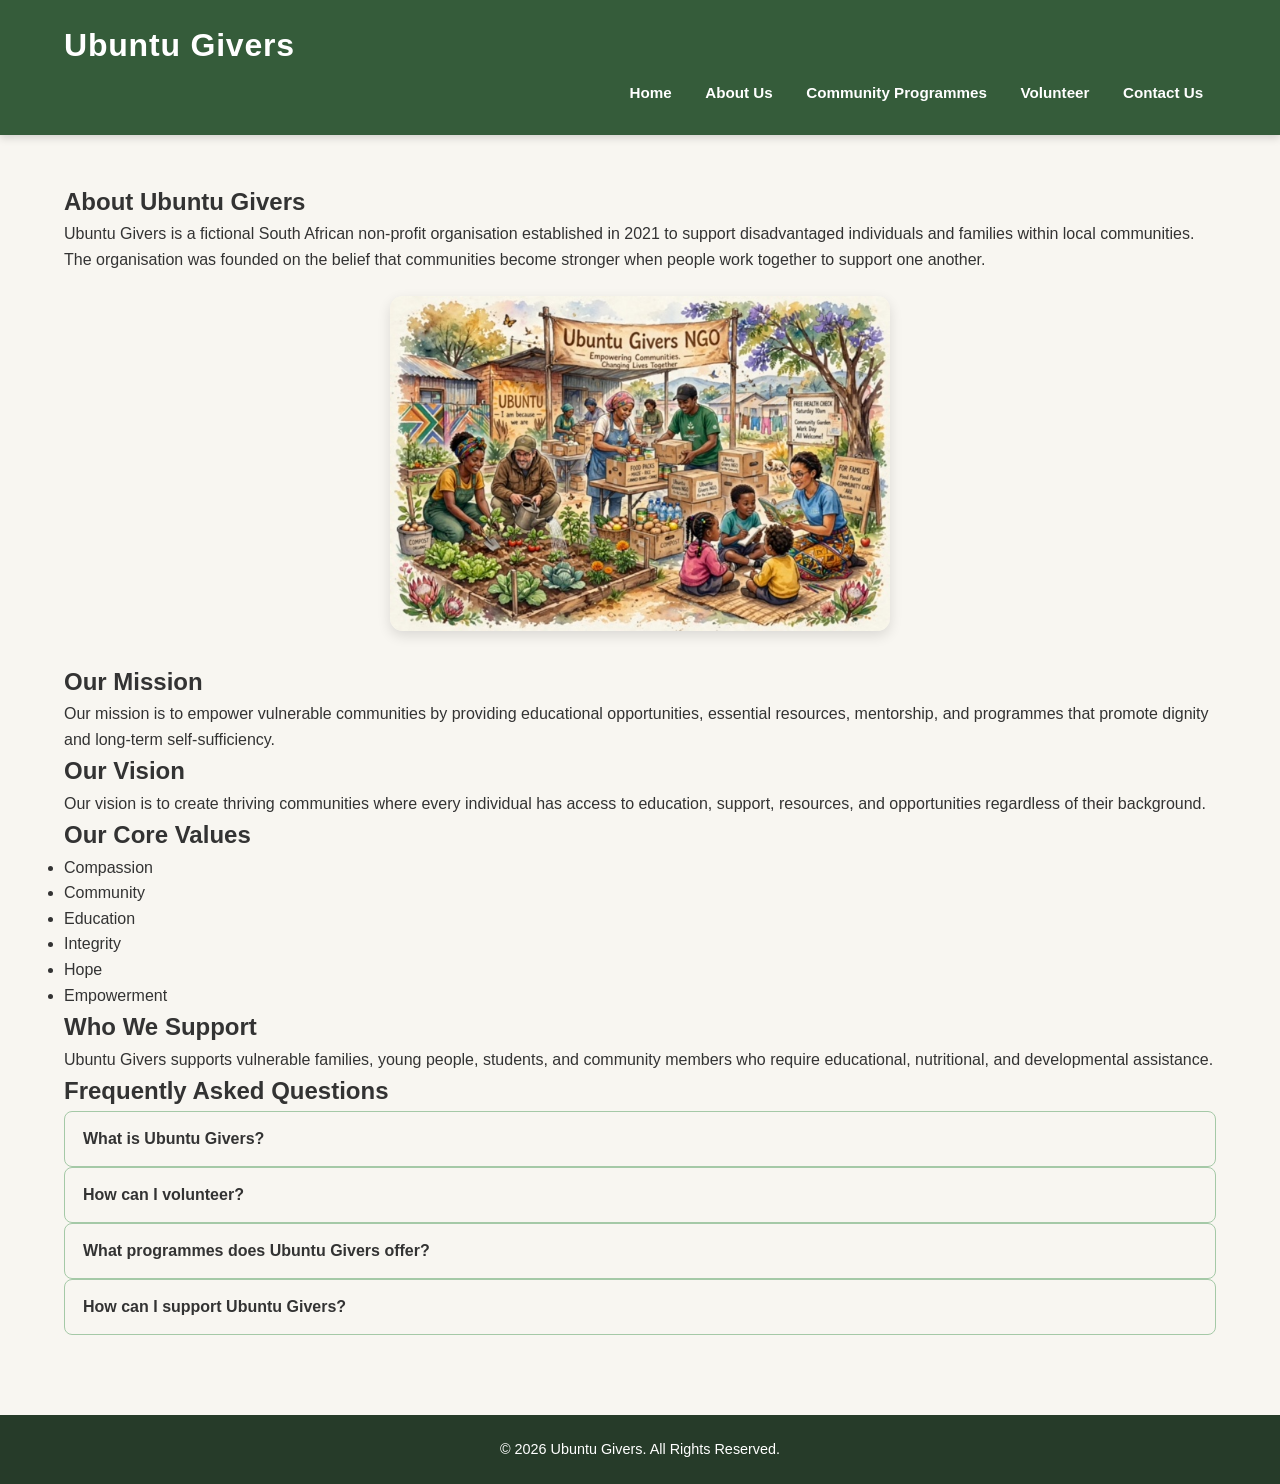
<file: about.html>
<!doctype html>
<html lang="en">

<head>
    <meta charset="UTF-8">
    <meta name="viewport" content="width=device-width, initial-scale=1.0">
    
<title>About Ubuntu Givers | Our Mission and Values</title>
<meta name="description" content="Learn about Ubuntu Givers, our mission, values and commitment to supporting individuals and strengthening communities.">


    <link rel="stylesheet" href="css/style.css">
</head>

<body>

    <!-- Header and navigation -->
    <header>
        <h1>Ubuntu Givers</h1>

        <nav>
            <ul>
                <li><a href="index.html">Home</a></li>
                <li><a href="about.html">About Us</a></li>
                <li><a href="services.html">Community Programmes</a></li>
                <li><a href="enquiry.html">Volunteer</a></li>
                <li><a href="contact.html">Contact Us</a></li>
            </ul>
        </nav>
    </header>

    <!-- Main About Us content -->
    <main>

        <section>
            <h2>About Ubuntu Givers</h2>

            <p>
                Ubuntu Givers is a fictional South African non-profit
                organisation established in 2021 to support disadvantaged
                individuals and families within local communities.
            </p>

            <p>
                The organisation was founded on the belief that communities
                become stronger when people work together to support one
                another.
            </p>
        </section>

        <section class="image-section">

    <picture>
        <source
            media="(max-width: 600px)"
            srcset="images/us.jpg"
        >

        <img
            src="images/us.jpg"
            srcset="
                images/us.jpg 600w,
                images/us.jpg 1200w
            "
            sizes="(max-width: 600px) 100vw, 1200px"
            alt="Ubuntu Givers community outreach activities"
            class="responsive-image"
        >
    </picture>

</section>

        <!-- Mission statement -->
        <section>
            <h2>Our Mission</h2>

            <p>
                Our mission is to empower vulnerable communities by
                providing educational opportunities, essential resources,
                mentorship, and programmes that promote dignity and
                long-term self-sufficiency.
            </p>
        </section>

        <!-- Vision statement -->
        <section>
            <h2>Our Vision</h2>

            <p>
                Our vision is to create thriving communities where every
                individual has access to education, support, resources,
                and opportunities regardless of their background.
            </p>
        </section>

        <!-- Core values -->
        <section>
            <h2>Our Core Values</h2>

            <ul>
                <li>Compassion</li>
                <li>Community</li>
                <li>Education</li>
                <li>Integrity</li>
                <li>Hope</li>
                <li>Empowerment</li>
            </ul>
        </section>

        <!-- Target audience -->
        <section>
            <h2>Who We Support</h2>

            <p>
                Ubuntu Givers supports vulnerable families, young people,
                students, and community members who require educational,
                nutritional, and developmental assistance.
            </p>
        </section>

<!-- Frequently Asked Questions -->
<section class="faq-section">
    <h2>Frequently Asked Questions</h2>

    <div class="faq-item">
        <button class="faq-question" type="button"
            aria-expanded="false">
            What is Ubuntu Givers?
        </button>
        <div class="faq-answer" hidden>
            <p>
                Ubuntu Givers is a community-focused organisation
                dedicated to supporting individuals and families
                through education, food relief, digital skills and
                community development programmes.
            </p>
        </div>
    </div>

    <div class="faq-item">
        <button class="faq-question" type="button"
            aria-expanded="false">
            How can I volunteer?
        </button>
        <div class="faq-answer" hidden>
            <p>
                You can express your interest in volunteering by
                visiting our Volunteer page and completing the
                enquiry form.
            </p>
            <p><a href="enquiry.html">Visit our Volunteer page</a></p>
        </div>
    </div>

    <div class="faq-item">
        <button class="faq-question" type="button"
            aria-expanded="false">
            What programmes does Ubuntu Givers offer?
        </button>
        <div class="faq-answer" hidden>
            <p>
                Our programmes include education support, food
                relief, digital skills training, youth mentorship
                and community development projects.
            </p>
            <p><a href="services.html">Explore our programmes</a></p>
        </div>
    </div>

    <div class="faq-item">
        <button class="faq-question" type="button"
            aria-expanded="false">
            How can I support Ubuntu Givers?
        </button>
        <div class="faq-answer" hidden>
            <p>
                You can support our mission by enquiring about
                volunteering, sponsorship or community initiatives
                through our website.
            </p>
            <p><a href="enquiry.html">Make an enquiry</a></p>
        </div>
    </div>
</section>

    </main>

    <footer>
        <p>&copy; 2026 Ubuntu Givers. All Rights Reserved.</p>
    </footer>
<script src="javascript/script.js"></script>
</body>
</html>
</file>
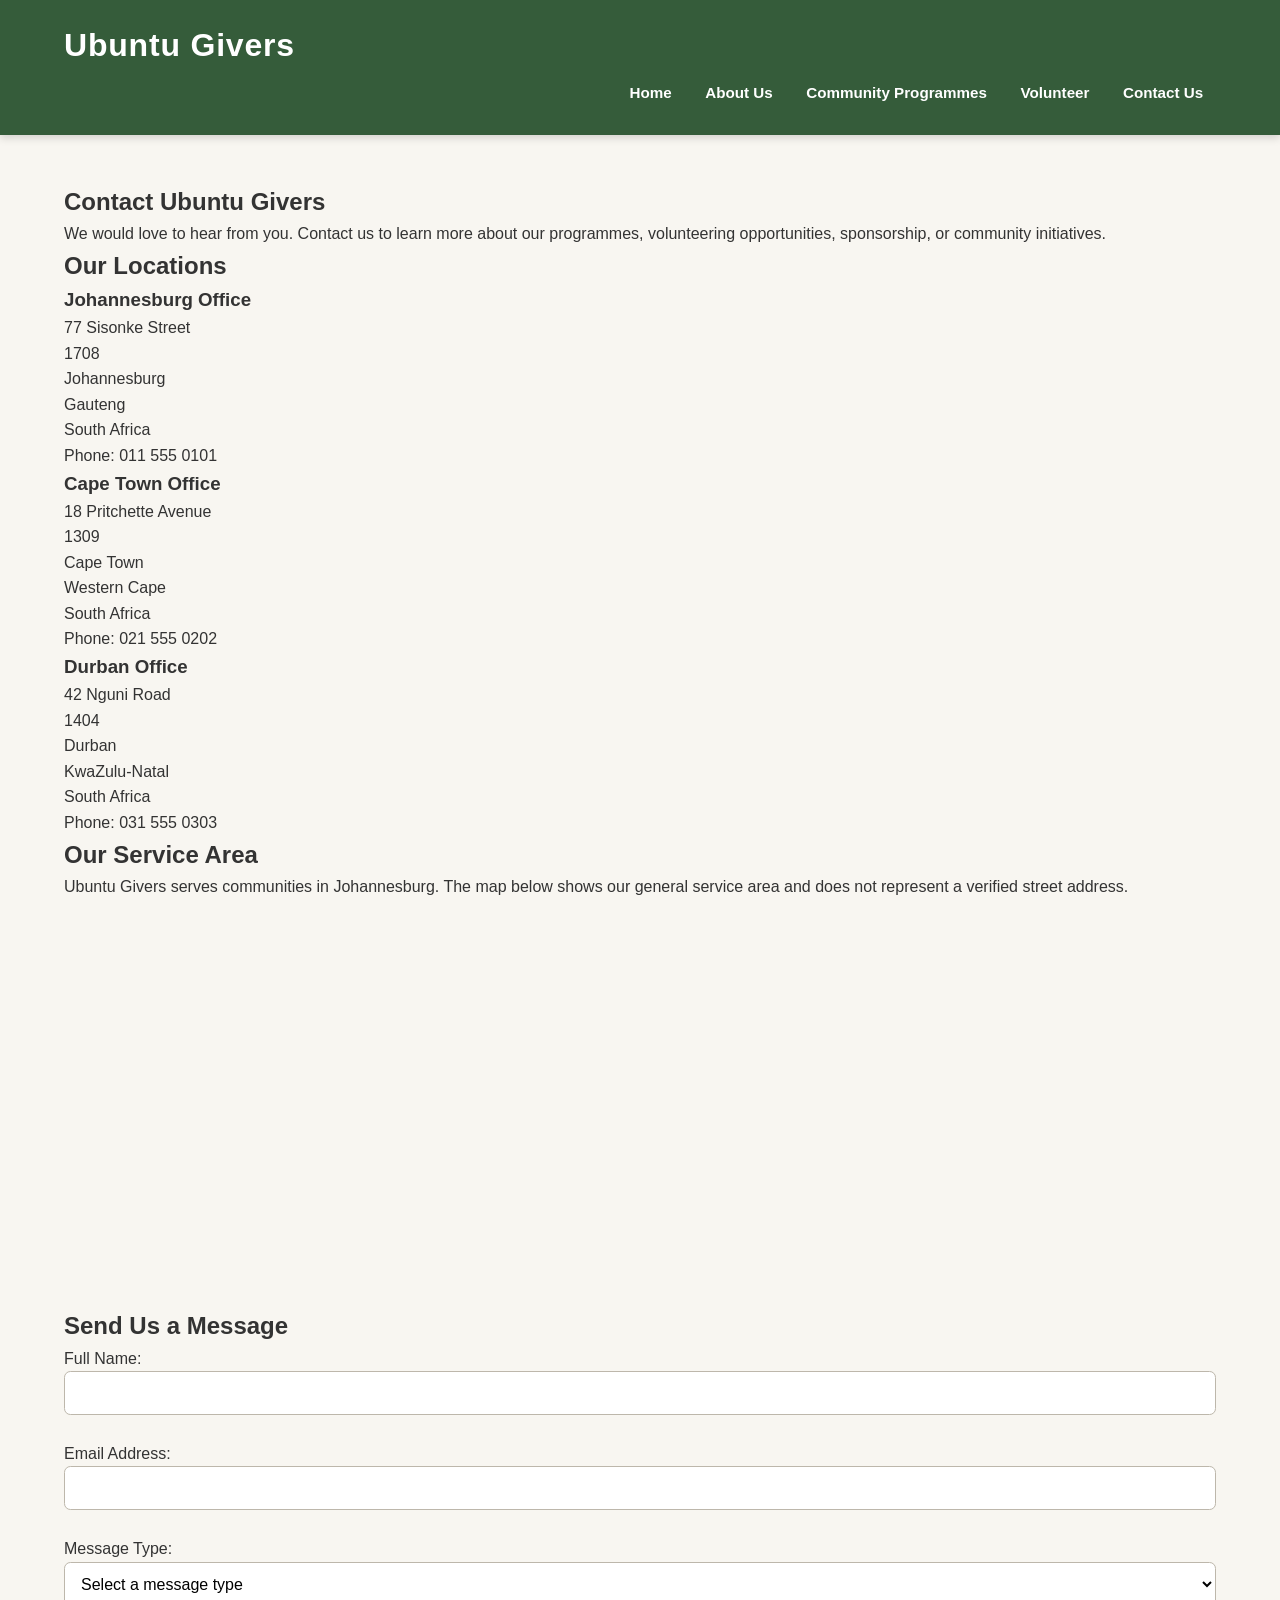
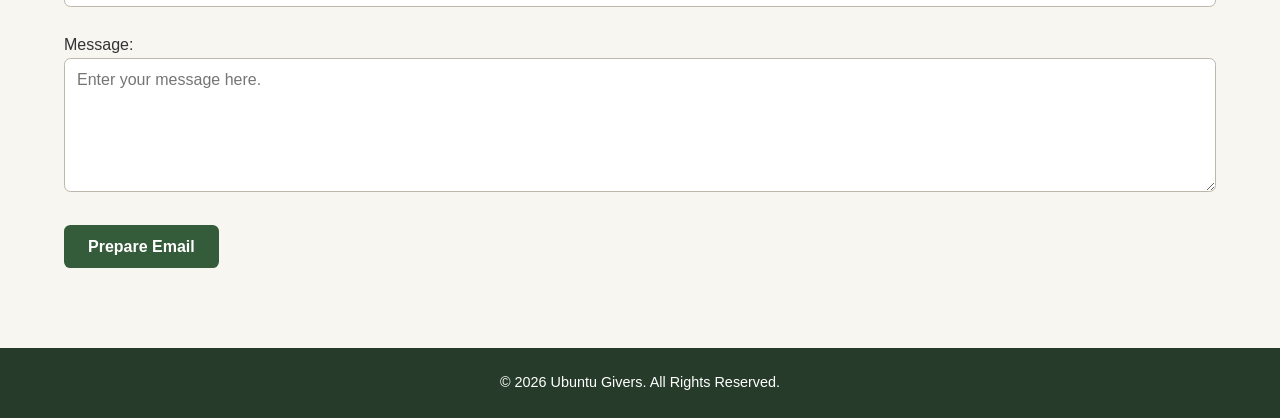
<file: contact.html>
<!doctype html>
<html lang="en">

<head>
    <meta charset="UTF-8">
    <meta name="viewport" content="width=device-width, initial-scale=1.0">

    
<title>Contact Ubuntu Givers | Get in Touch</title>
<meta name="description" content="Get in touch with Ubuntu Givers to ask questions, share feedback or learn more about our community support initiatives.">


    <link rel="stylesheet" href="css/style.css">
</head>

<body>

    <!-- Header and navigation -->
    <header>
        <h1>Ubuntu Givers</h1>

        <nav>
            <ul>
                <li><a href="index.html">Home</a></li>
                <li><a href="about.html">About Us</a></li>
                <li><a href="services.html">Community Programmes</a></li>
                <li><a href="enquiry.html">Volunteer</a></li>
                <li><a href="contact.html">Contact Us</a></li>
            </ul>
        </nav>
    </header>

    <!-- Contact information -->
    <main>

        <section>
            <h2>Contact Ubuntu Givers</h2>

            <p>
                We would love to hear from you. Contact us to learn more
                about our programmes, volunteering opportunities,
                sponsorship, or community initiatives.
            </p>
        </section>

        <!-- Multiple organisation locations -->
        <section>
            <h2>Our Locations</h2>

            <article>
                <h3>Johannesburg Office</h3>

                <p>
                    77 Sisonke Street<br>
                    1708<br>
                    Johannesburg<br>
                    Gauteng<br>
                    South Africa
                </p>

                <p>Phone: 011 555 0101</p>
            </article>

            <article>
                <h3>Cape Town Office</h3>

                <p>
                    18 Pritchette Avenue<br>
                    1309<br>
                    Cape Town<br>
                    Western Cape<br>
                    South Africa
                </p>

                <p>Phone: 021 555 0202</p>
            </article>

            <article>
                <h3>Durban Office</h3>

                <p>
                    42 Nguni Road<br>
                    1404<br>
                    Durban<br>
                    KwaZulu-Natal<br>
                    South Africa
                </p>

                <p>Phone: 031 555 0303</p>
            </article>

        </section>

        <!-- General contact information -->
        <section>

        <!-- Interactive map showing the general service area -->
        <section class="map-section">
            <h2>Our Service Area</h2>

            <p>
                Ubuntu Givers serves communities in Johannesburg.
                The map below shows our general service area and
                does not represent a verified street address.
            </p>

            <iframe
                title="Map showing Johannesburg, South Africa"
                src="https://www.google.com/maps?q=Johannesburg,+South+Africa&output=embed"
                width="100%"
                height="400"
                style="border:0;"
                loading="lazy"
                referrerpolicy="no-referrer-when-downgrade"
                allowfullscreen>
            </iframe>
        </section>

        <!-- General contact information -->
        <section>
        </section>

        <!-- Contact form -->

<section>
    <h2>Send Us a Message</h2>

    <form id="contactForm" action="mailto:info@ubuntugivers.org.za" method="post" enctype="text/plain">
        <label for="contact-name">Full Name:</label>
        <input type="text" id="contact-name" name="contact-name"
            required minlength="2" maxlength="80" autocomplete="name">

        <br><br>

        <label for="contact-email">Email Address:</label>
        <input type="email" id="contact-email" name="contact-email"
            required maxlength="254" autocomplete="email">

        <br><br>

        <label for="message-type">Message Type:</label>
        <select id="message-type" name="message-type" required>
            <option value="">Select a message type</option>
            <option value="General Question">General Question</option>
            <option value="Feedback">Feedback</option>
            <option value="Programme Enquiry">Programme Enquiry</option>
            <option value="Volunteering">Volunteering</option>
            <option value="Sponsorship">Sponsorship</option>
            <option value="Other">Other</option>
        </select>

        <br><br>

        <label for="contact-message">Message:</label>
        <br>
        <textarea id="contact-message" name="contact-message"
            rows="6" cols="40" required minlength="10" maxlength="2000"
            placeholder="Enter your message here."></textarea>

        <br><br>

        <p id="contactFeedback" role="status" aria-live="polite"></p>

        <button type="submit">Prepare Email</button>
    </form>
</section>

    </main>

    <footer>
        <p>&copy; 2026 Ubuntu Givers. All Rights Reserved.</p>
    </footer>
<script src="javascript/script.js"></script>
</body>
</html>
</file>
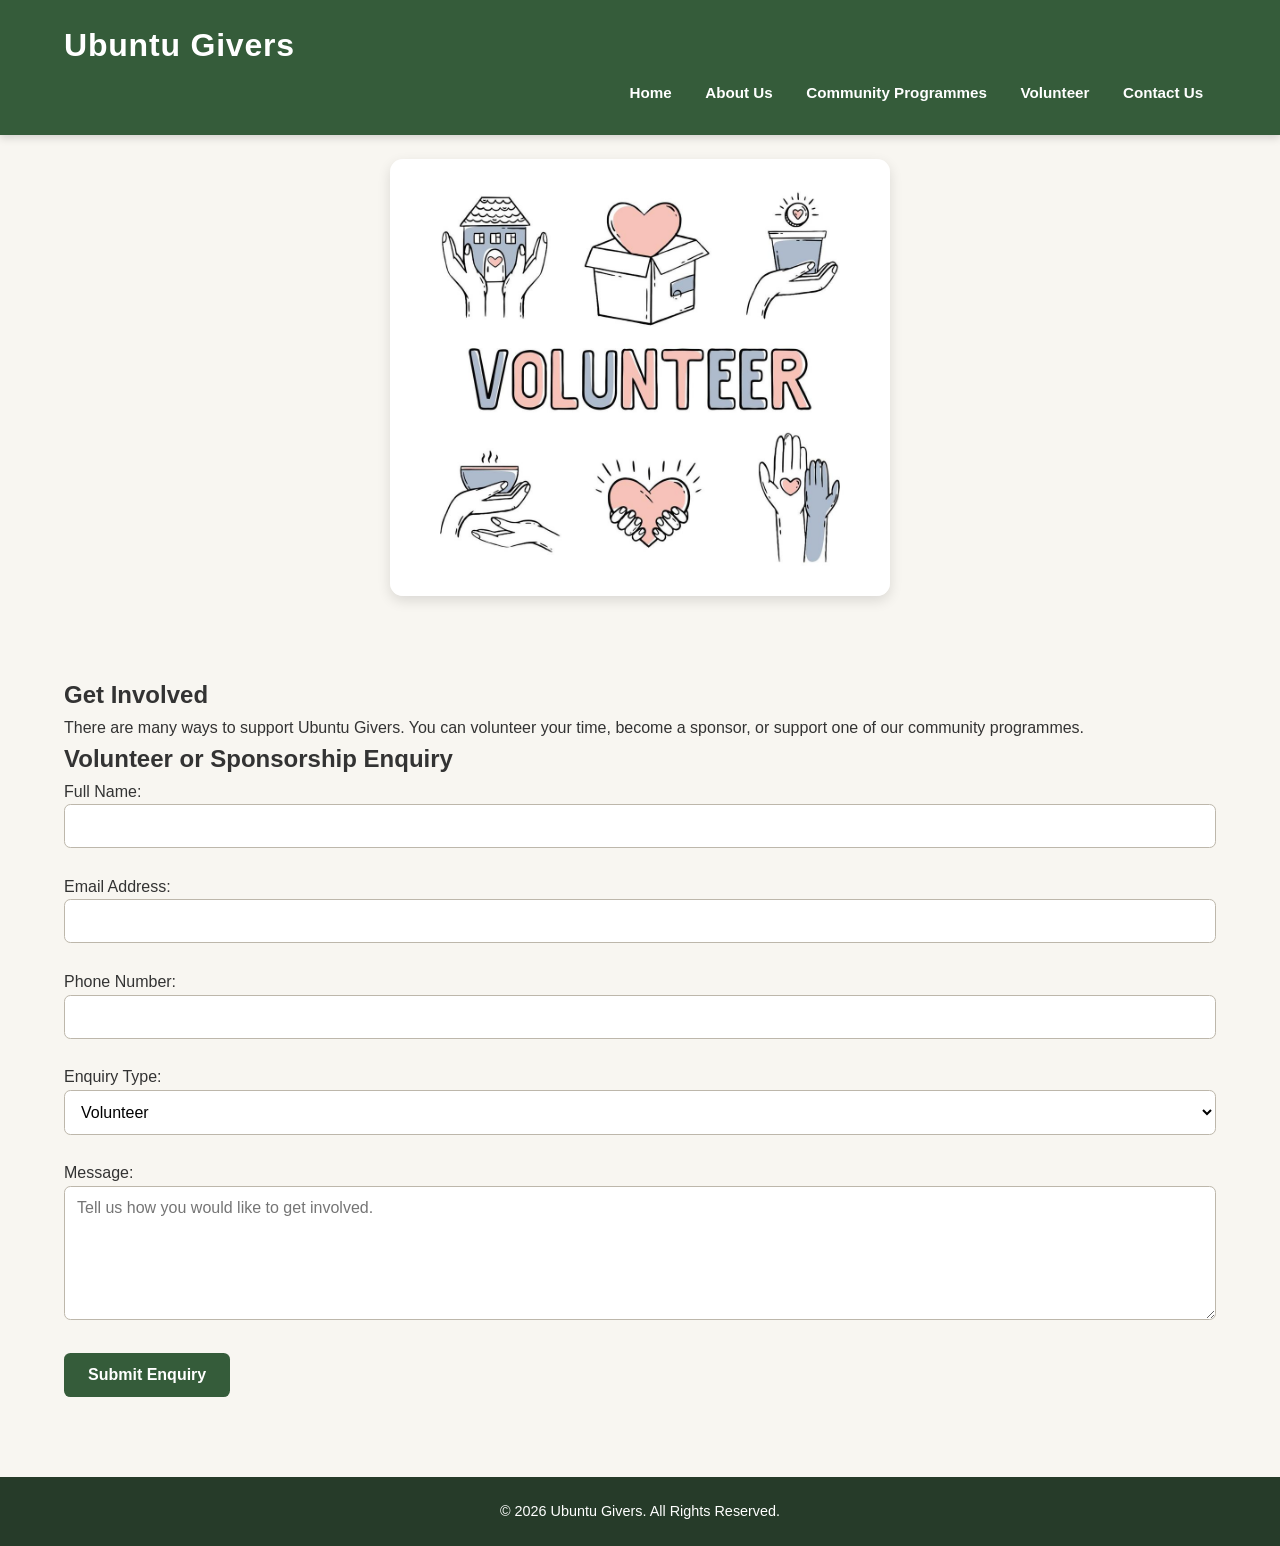
<file: enquiry.html>
<!doctype html>
<html lang="en">

<head>
    <meta charset="UTF-8">
    <meta name="viewport" content="width=device-width, initial-scale=1.0">

    
<title>Volunteer and Enquiries | Ubuntu Givers</title>
<meta name="description" content="Contact Ubuntu Givers to enquire about volunteering, sponsorship opportunities and ways to support our community programmes.">


    <link rel="stylesheet" href="css/style.css">
</head>

<body>

    <!-- Header and navigation -->
    <header>
        <h1>Ubuntu Givers</h1>

        <nav>
            <ul>
                <li><a href="index.html">Home</a></li>
                <li><a href="about.html">About Us</a></li>
                <li><a href="services.html">Community Programmes</a></li>
                <li><a href="enquiry.html">Volunteer</a></li>
                <li><a href="contact.html">Contact Us</a></li>
            </ul>
        </nav>
    </header>

    <section class="image-section">

    <picture>
    <source
        media="(max-width: 600px)"
        srcset="images/volunteer.jpg"
    >

    <img
        src="images/volunteer.jpg"
        srcset="
            images/volunteer.jpg 600w,
            images/volunteer.jpg 1200w
        "
        sizes="(max-width: 600px) 100vw, 1200px"
        alt="Volunteers supporting a Ubuntu Givers community initiative"
        class="responsive-image"
    >
    </picture>

</section>

    <!-- Enquiry page -->
    <main>

        <section>
            <h2>Get Involved</h2>

            <p>
                There are many ways to support Ubuntu Givers.
                You can volunteer your time, become a sponsor,
                or support one of our community programmes.
            </p>
        </section>

        <!-- Volunteer and sponsorship enquiry form -->
        <section>
            <h2>Volunteer or Sponsorship Enquiry</h2>

            
<form id="enquiryForm" action="https://formspree.io/f/xrppynwr" method="post">

    <!-- Full name -->
    <label for="name">Full Name:</label>
    <input
        type="text"
        id="name"
        name="name"
        required
        minlength="2"
        maxlength="80"
        autocomplete="name"
    >

    <br><br>

    <!-- Email -->
    <label for="email">Email Address:</label>
    <input
        type="email"
        id="email"
        name="email"
        required
        maxlength="254"
        autocomplete="email"
    >

    <br><br>

    <!-- Phone number -->
    <label for="phone">Phone Number:</label>
    <input
        type="tel"
        id="phone"
        name="phone"
        pattern="[0-9 +()\-]{7,20}"
        title="Enter a phone number using 7–20 characters, with digits and optional spaces, +, brackets or hyphens."
        maxlength="20"
        autocomplete="tel"
    >

    <br><br>

    <!-- Enquiry type -->
    <label for="enquiry-type">Enquiry Type:</label>
    <select id="enquiry-type" name="enquiry-type" required>
        <option value="volunteer">Volunteer</option>
        <option value="sponsor">Sponsorship</option>
        <option value="general">General Enquiry</option>
    </select>

    <br><br>

    <!-- Message -->
    <label for="message">Message:</label>
    <br>

    <textarea
        id="message"
        name="message"
        rows="6"
        cols="40"
        minlength="10"
        maxlength="1000"
        required
        placeholder="Tell us how you would like to get involved."
    ></textarea>

    <br><br>

    <!-- Feedback area -->
    <p id="enquiryFeedback" role="status" aria-live="polite"></p>

    <!-- Submit button -->
    <button type="submit">Submit Enquiry</button>

</form>


        </section>

    </main>

    <footer>
        <p>&copy; 2026 Ubuntu Givers. All Rights Reserved.</p>
    </footer>
 <script src="javascript/script.js"></script>
</body>
</html>
</file>
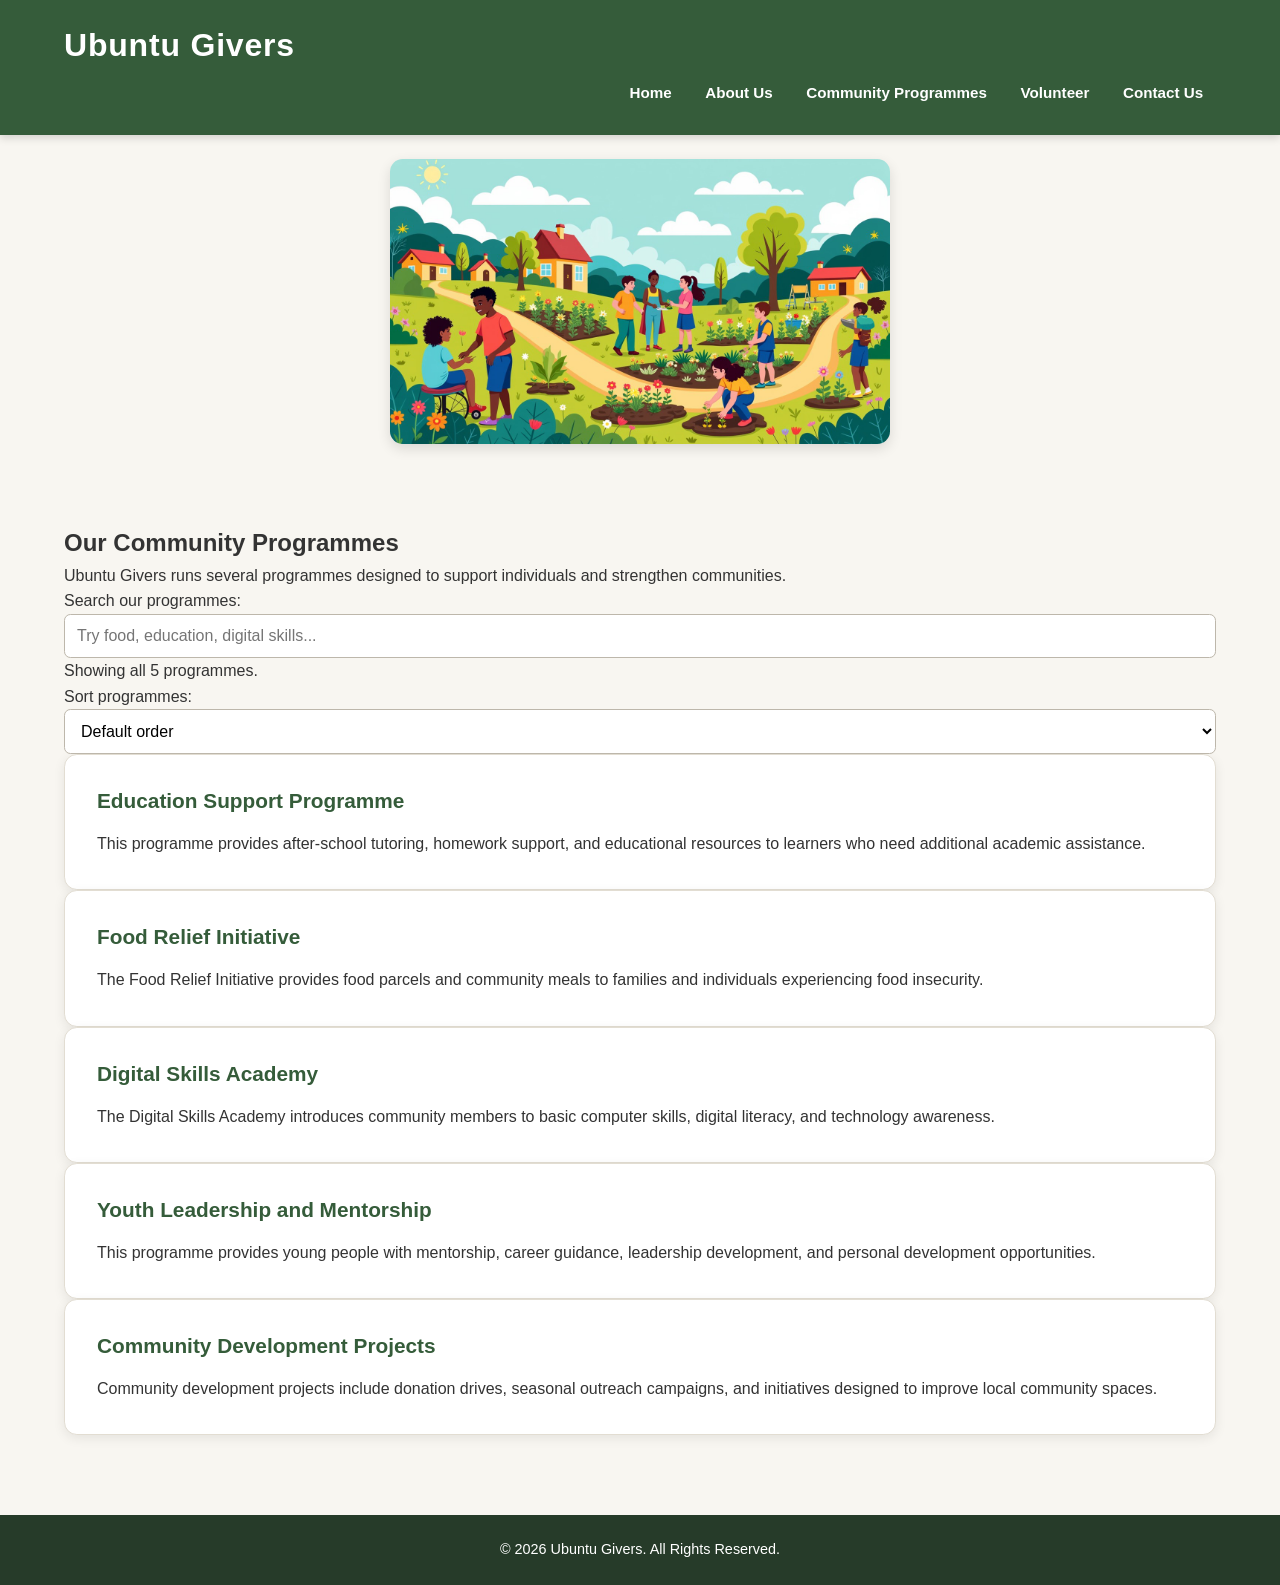
<file: services.html>
<!doctype html>
<html lang="en">

<head>
    <meta charset="UTF-8">
    <meta name="viewport" content="width=device-width, initial-scale=1.0">

    <title>Community Programmes | Ubuntu Givers</title>
    
<meta name="description" content="Explore Ubuntu Givers community support programmes, including food relief, education support, digital skills training, youth mentorship and community development.">
    <title>Community Support Programmes | Ubuntu Givers</title>

    <link rel="stylesheet" href="css/style.css">
</head>

<body>

    <!-- Header and navigation -->
    <header>
        <h1>Ubuntu Givers</h1>

        <nav>
            <ul>
                <li><a href="index.html">Home</a></li>
                <li><a href="about.html">About Us</a></li>
                <li><a href="services.html">Community Programmes</a></li>
                <li><a href="enquiry.html">Volunteer</a></li>
                <li><a href="contact.html">Contact Us</a></li>
            </ul>
        </nav>
    </header>

    <section class="image-section">

    <picture>
        <source
            media="(max-width: 600px)"
            srcset="images/programmes.jpg"
        >

        <img
            src="images/programmes.jpg"
            srcset="
                images/programmes.jpg 600w,
                images/programmes.jpg 1200w
            "
            sizes="(max-width: 600px) 100vw, 1200px"
            alt="Ubuntu Givers community programmes"
            class="responsive-image"
        >
    </picture>

</section>

    <!-- Community programmes -->
    <main>

        <h2>Our Community Programmes</h2>

        <p>
            Ubuntu Givers runs several programmes designed to support
            individuals and strengthen communities.
        </p>

        
<!-- Search community programmes -->
<div class="programme-search">
    <label for="programmeSearch">Search our programmes:</label>
    <input
        type="search"
        id="programmeSearch"
        placeholder="Try food, education, digital skills..."
        aria-describedby="searchMessage"
    >
    <p id="searchMessage" aria-live="polite">
        Showing all 5 programmes.
    </p>
</div>

        <div class="programme-sort">
    <label for="programmeSort">Sort programmes:</label>

    <select id="programmeSort">
        <option value="default">Default order</option>
        <option value="ascending">Name: A to Z</option>
        <option value="descending">Name: Z to A</option>
    </select>
</div>
        
        <!-- Education programme -->
        <section class="programme-card">
            <h3>Education Support Programme</h3>

            <p>
                This programme provides after-school tutoring, homework
                support, and educational resources to learners who need
                additional academic assistance.
            </p>
        </section>

        <!-- Food relief programme -->
        <section class="programme-card">
            <h3>Food Relief Initiative</h3>

            <p>
                The Food Relief Initiative provides food parcels and
                community meals to families and individuals experiencing
                food insecurity.
            </p>
        </section>

        <!-- Digital skills programme -->
        <section class="programme-card">
            <h3>Digital Skills Academy</h3>

            <p>
                The Digital Skills Academy introduces community members
                to basic computer skills, digital literacy, and technology
                awareness.
            </p>
        </section>

        <!-- Youth mentorship programme -->
        <section class="programme-card">
            <h3>Youth Leadership and Mentorship</h3>

            <p>
                This programme provides young people with mentorship,
                career guidance, leadership development, and personal
                development opportunities.
            </p>
        </section>

        <!-- Community development programme -->
        <section class="programme-card">
            <h3>Community Development Projects</h3>

            <p>
                Community development projects include donation drives,
                seasonal outreach campaigns, and initiatives designed
                to improve local community spaces.
            </p>
        </section>

    </main>

    <footer>
        <p>&copy; 2026 Ubuntu Givers. All Rights Reserved.</p>
    </footer>
 <script src="javascript/script.js"></script>
</body>
</html>
</file>
<file: css/style.css>
* {
    margin: 0;
    padding: 0;
    box-sizing: border-box;
}

html {
    font-size: 100%;
    scroll-behavior: smooth;
}

body {
    font-family: Arial, Helvetica, sans-serif;
    font-size: 1rem;
    line-height: 1.6;
    color: #333333;
    background-color: #f8f6f1;
}

/* HEADER & NAVIGATION */
header {
    background-color: #355c3a;
    color: white;
    padding: 1.25rem 5%;
    box-shadow: 0 0.2rem 0.5rem rgba(0, 0, 0, 0.15);
}

.header-container {
    max-width: 1200px;
    margin: 0 auto;
    display: flex;
    align-items: center;
    justify-content: space-between;
    gap: 2rem;
}

header h1 {
    font-size: 2rem;
    font-weight: 700;
    letter-spacing: 0.05rem;
}

nav ul {
    list-style: none;
    display: flex;
    justify-content: flex-end;
    align-items: center;
    gap: 0.5rem;
}

nav a {
    display: block;
    color: white;
    text-decoration: none;
    font-size: 0.95rem;
    font-weight: 600;
    padding: 0.6rem 0.8rem;
    border-radius: 0.4rem;
    transition: background-color 0.3s ease, color 0.3s ease;
}

nav a:hover {
    background-color: #d9a441;
    color: #ffffff;
}

nav a:focus {
    outline: 0.15rem solid #f4d58d;
    outline-offset: 0.15rem;
}

nav a:active {
    background-color: #b88427;
}

/* MAIN CONTENT */
main {
    width: 90%;
    max-width: 1200px;
    margin: 0 auto;
    padding: 3rem 0;
}

/* HERO & PAGE HEADINGS */
.hero,
.page-heading {
    background-color: #e9dfc9;
    border-radius: 0.8rem;
    margin-bottom: 2rem;
}

.hero {
    min-height: 28rem;
    display: flex;
    align-items: center;
    justify-content: center;
    text-align: center;
    padding: 4rem 2rem;
}

.hero-content {
    max-width: 800px;
    margin: 0 auto;
}

.hero h2 {
    color: #355c3a;
    font-size: 2.6rem;
    line-height: 1.2;
    font-weight: 700;
    letter-spacing: 0.03rem;
    margin-bottom: 1.25rem;
}

.hero p {
    max-width: 700px;
    margin: 0 auto 2rem;
    font-size: 1.1rem;
    line-height: 1.8;
}

.page-heading {
    text-align: center;
    padding: 3rem 2rem;
}

.page-heading h2 {
    color: #355c3a;
    font-size: 2.3rem;
    line-height: 1.2;
    margin-bottom: 1rem;
}

.page-heading p {
    max-width: 800px;
    margin: 0.75rem auto;
    font-size: 1.05rem;
}

/* CONTENT SECTIONS */
.content-section,
.form-section {
    background-color: #ffffff;
    border-radius: 0.8rem;
    box-shadow: 0 0.2rem 0.8rem rgba(0, 0, 0, 0.08);
}

.content-section {
    padding: 2.5rem;
    margin-bottom: 2rem;
}

.content-section h2,
.form-section h2 {
    color: #355c3a;
}

.content-section h2 {
    font-size: 1.8rem;
    font-weight: 700;
    line-height: 1.3;
    margin-bottom: 1rem;
}

.content-section p {
    margin-bottom: 1rem;
}

/* BUTTONS */
.button {
    display: inline-block;
    background-color: #d9a441;
    color: #ffffff;
    text-decoration: none;
    font-size: 1rem;
    font-weight: 700;
    padding: 0.8rem 1.5rem;
    border-radius: 0.4rem;
    border: 0.1rem solid #d9a441;
    transition: background-color 0.3s ease, transform 0.2s ease, box-shadow 0.3s ease;
}

.button:hover {
    background-color: #b88427;
    transform: translateY(-0.15rem);
    box-shadow: 0 0.3rem 0.6rem rgba(0, 0, 0, 0.15);
}

.button:focus {
    outline: 0.15rem solid #355c3a;
    outline-offset: 0.15rem;
}

.button:active,
button:active {
    transform: translateY(0);
}

.secondary-button {
    margin-top: 1rem;
}

/* LISTS */
.programme-list,
.value-list {
    padding-left: 1.5rem;
}

.programme-list li,
.value-list li {
    margin-bottom: 0.7rem;
    line-height: 1.6;
}

/* CALL TO ACTION */
.cta-section {
    text-align: center;
    background-color: #355c3a;
    color: #ffffff;
    padding: 3rem 2rem;
    margin-top: 2rem;
    border-radius: 0.8rem;
}

.cta-section h2 {
    font-size: 2rem;
    margin-bottom: 1rem;
}

.cta-section p {
    max-width: 700px;
    margin: 0 auto 1.5rem;
    font-size: 1.05rem;
}

/* GRIDS & CARDS */
.programme-grid,
.location-grid {
    display: grid;
    grid-template-columns: repeat(3, 1fr);
    gap: 1.5rem;
}

.programme-grid {
    margin-top: 2rem;
}

.programme-card {
    background-color: #ffffff;
    padding: 2rem;
    border-radius: 0.8rem;
    border: 0.1rem solid #e2ddd2;
    box-shadow: 0 0.2rem 0.7rem rgba(0, 0, 0, 0.08);
    transition: transform 0.3s ease, box-shadow 0.3s ease;
}

.programme-card:hover {
    transform: translateY(-0.3rem);
    box-shadow: 0 0.5rem 1rem rgba(0, 0, 0, 0.12);
}

.programme-card h3,
.location-card h3 {
    color: #355c3a;
}

.programme-card h3 {
    font-size: 1.3rem;
    line-height: 1.3;
    margin-bottom: 1rem;
}

.programme-card p {
    line-height: 1.7;
}

.location-card {
    background-color: #f8f6f1;
    padding: 1.75rem;
    border-left: 0.3rem solid #d9a441;
    border-radius: 0.5rem;
}

.location-card h3 {
    font-size: 1.25rem;
    margin-bottom: 1rem;
}

.location-card p {
    margin-bottom: 1rem;
}

/* FORMS */
.form-section {
    max-width: 800px;
    padding: 2.5rem;
    margin: 0 auto 2rem;
}

.form-section h2 {
    font-size: 1.8rem;
    margin-bottom: 1.5rem;
}

.form-group {
    margin-bottom: 1.25rem;
}

.form-group label {
    display: block;
    color: #333333;
    font-weight: 700;
    margin-bottom: 0.4rem;
}

input,
select,
textarea {
    width: 100%;
    font-family: inherit;
    font-size: 1rem;
    padding: 0.75rem;
    border: 0.1rem solid #bdb7ab;
    border-radius: 0.4rem;
    background-color: #ffffff;
}

textarea {
    min-height: 8rem;
    resize: vertical;
}

input:focus,
select:focus,
textarea:focus {
    outline: none;
    border-color: #355c3a;
    box-shadow: 0 0 0 0.15rem rgba(53, 92, 58, 0.2);
}

button {
    background-color: #355c3a;
    color: #ffffff;
    font-family: inherit;
    font-size: 1rem;
    font-weight: 700;
    padding: 0.8rem 1.5rem;
    border: none;
    border-radius: 0.4rem;
    cursor: pointer;
    transition: background-color 0.3s ease, transform 0.2s ease;
}

button:hover {
    background-color: #244329;
    transform: translateY(-0.1rem);
}

button:focus {
    outline: 0.15rem solid #d9a441;
    outline-offset: 0.15rem;
}

/* FOOTER */
footer {
    background-color: #263b29;
    color: #ffffff;
    text-align: center;
    padding: 1.5rem 5%;
    margin-top: 2rem;
}

footer p {
    font-size: 0.9rem;
    line-height: 1.5;
}

/* RESPONSIVE IMAGES */
.responsive-image {
    display: block;
    width: 80%;
    max-width: 500px;
    height: auto;
    margin: 0 auto;
    border-radius: 0.8rem;
    box-shadow: 0 0.3rem 0.8rem rgba(0, 0, 0, 0.12);
}

.small-image {
    width: 50%;
    max-width: 600px;
    margin: 0 auto;
}

.hero picture {
    display: block;
    width: 100%;
    margin-top: 1.5rem;
    margin-bottom: 2rem;
}

.image-section {
    width: 100%;
    margin: 1.5rem 0 2rem;
    text-align: center;
}

/* TABLET */
@media screen and (max-width: 900px) {
    .header-container {
        flex-direction: column;
        text-align: center;
        gap: 1rem;
    }

    nav ul {
        justify-content: center;
        flex-wrap: wrap;
    }

    .programme-grid,
    .location-grid {
        grid-template-columns: repeat(2, 1fr);
    }

    .hero h2 {
        font-size: 2.2rem;
    }
}

/* MOBILE */
@media screen and (max-width: 600px) {
    body {
        font-size: 0.95rem;
    }

    header {
        padding: 1rem 4%;
    }

    .header-container {
        width: 100%;
    }

    header h1 {
        font-size: 1.7rem;
    }

    nav ul {
        flex-direction: column;
        width: 100%;
        gap: 0.2rem;
    }

    nav li,
    nav a {
        width: 100%;
    }

    nav a {
        text-align: center;
        padding: 0.65rem;
    }

    main {
        width: 92%;
        padding: 2rem 0;
    }

    .hero {
        min-height: auto;
        padding: 3rem 1.25rem;
    }

    .hero h2,
    .page-heading h2 {
        font-size: 1.8rem;
    }

    .hero p {
        font-size: 1rem;
    }

    .page-heading {
        padding: 2rem 1.25rem;
    }

    .content-section,
    .form-section {
        padding: 1.5rem;
    }

    .content-section {
        margin-bottom: 1.5rem;
    }

    .content-section h2,
    .form-section h2 {
        font-size: 1.5rem;
    }

    .programme-grid,
    .location-grid {
        grid-template-columns: 1fr;
        gap: 1rem;
    }

    .programme-card {
        padding: 1.5rem;
    }

    .cta-section {
        padding: 2.5rem 1.25rem;
    }

    .cta-section h2 {
        font-size: 1.7rem;
    }

    .button {
        width: 100%;
        text-align: center;
    }

    .responsive-image {
        width: 95%;
        border-radius: 0.5rem;
    }

    .hero picture {
        margin-bottom: 1.5rem;
    }

    .hero .responsive-image {
        max-height: 14rem;
        object-fit: cover;
    }

    .image-section {
        margin: 1.5rem 0;
    }

    .small-image {
        width: 90%;
    }
}


.faq-question {
    display: block;
    width: 100%;
    padding: 15px 18px;
    text-align: left;
    line-height: 1.5;
    cursor: pointer;
    border: 1.5px solid #a5c9a7;
    border-radius: 8px;
    background-color: transparent;
    color: inherit;
    transition: border-color 0.3s ease;
}

/* Softer FAQ hover effect */
.faq-question:hover {
    background-color: #f5f8f2;
    color: #2e7d32;
    border-color: #81a881;
}

/* Keep the keyboard focus subtle and visible */
.faq-question:focus-visible {
    outline: 2px solid #81a881;
    outline-offset: 3px;
}

/* Part 3: Interactive transitions */

/* Smooth button and link interactions */
button,
a {
    transition: background-color 0.3s ease,
                color 0.3s ease,
                transform 0.3s ease;
}

/* Subtle hover effect for buttons */
button:hover {
    transform: translateY(-2px);
}

/* Smooth hover effect for programme cards */
.programme-card {
    transition: transform 0.3s ease,
                box-shadow 0.3s ease;
}

.programme-card:hover {
    transform: translateY(-4px);
    box-shadow: 0 6px 15px rgba(0, 0, 0, 0.12);
}

/* Subtle entrance animation for page content */
@keyframes fadeIn {
    from {
        opacity: 0;
        transform: translateY(10px);
    }

    to {
        opacity: 1;
        transform: translateY(0);
    }

    /* Part 3: Community image gallery */

.image-gallery {
    display: grid;
    grid-template-columns: repeat(3, 1fr);
    gap: 20px;
    margin-top: 20px;
}

.gallery-image {
    border: none;
    padding: 0;
    background: none;
    cursor: pointer;
    overflow: hidden;
    border-radius: 10px;
}

.gallery-image img {
    width: 100%;
    height: 220px;
    object-fit: cover;
    display: block;
    border-radius: 10px;
}

.gallery-image:hover img {
    transform: scale(1.04);
}

@media (max-width: 600px) {
    .image-gallery {
        grid-template-columns: 1fr;
    }
}
}

main {
    animation: fadeIn 0.7s ease-in-out;
}

/* Part 3: Image lightbox */

.lightbox {
    position: fixed;
    inset: 0;
    background: rgba(0, 0, 0, 0.9);
    display: flex;
    justify-content: center;
    align-items: center;
    padding: 20px;
    z-index: 1000;
}

.lightbox[hidden] {
    display: none;
}

.lightbox img {
    max-width: 90%;
    max-height: 85vh;
    object-fit: contain;
    border-radius: 8px;
}

.close-lightbox {
    position: absolute;
    top: 20px;
    right: 30px;
    color: white;
    background: transparent;
    border: none;
    font-size: 40px;
    cursor: pointer;
}
</file>
